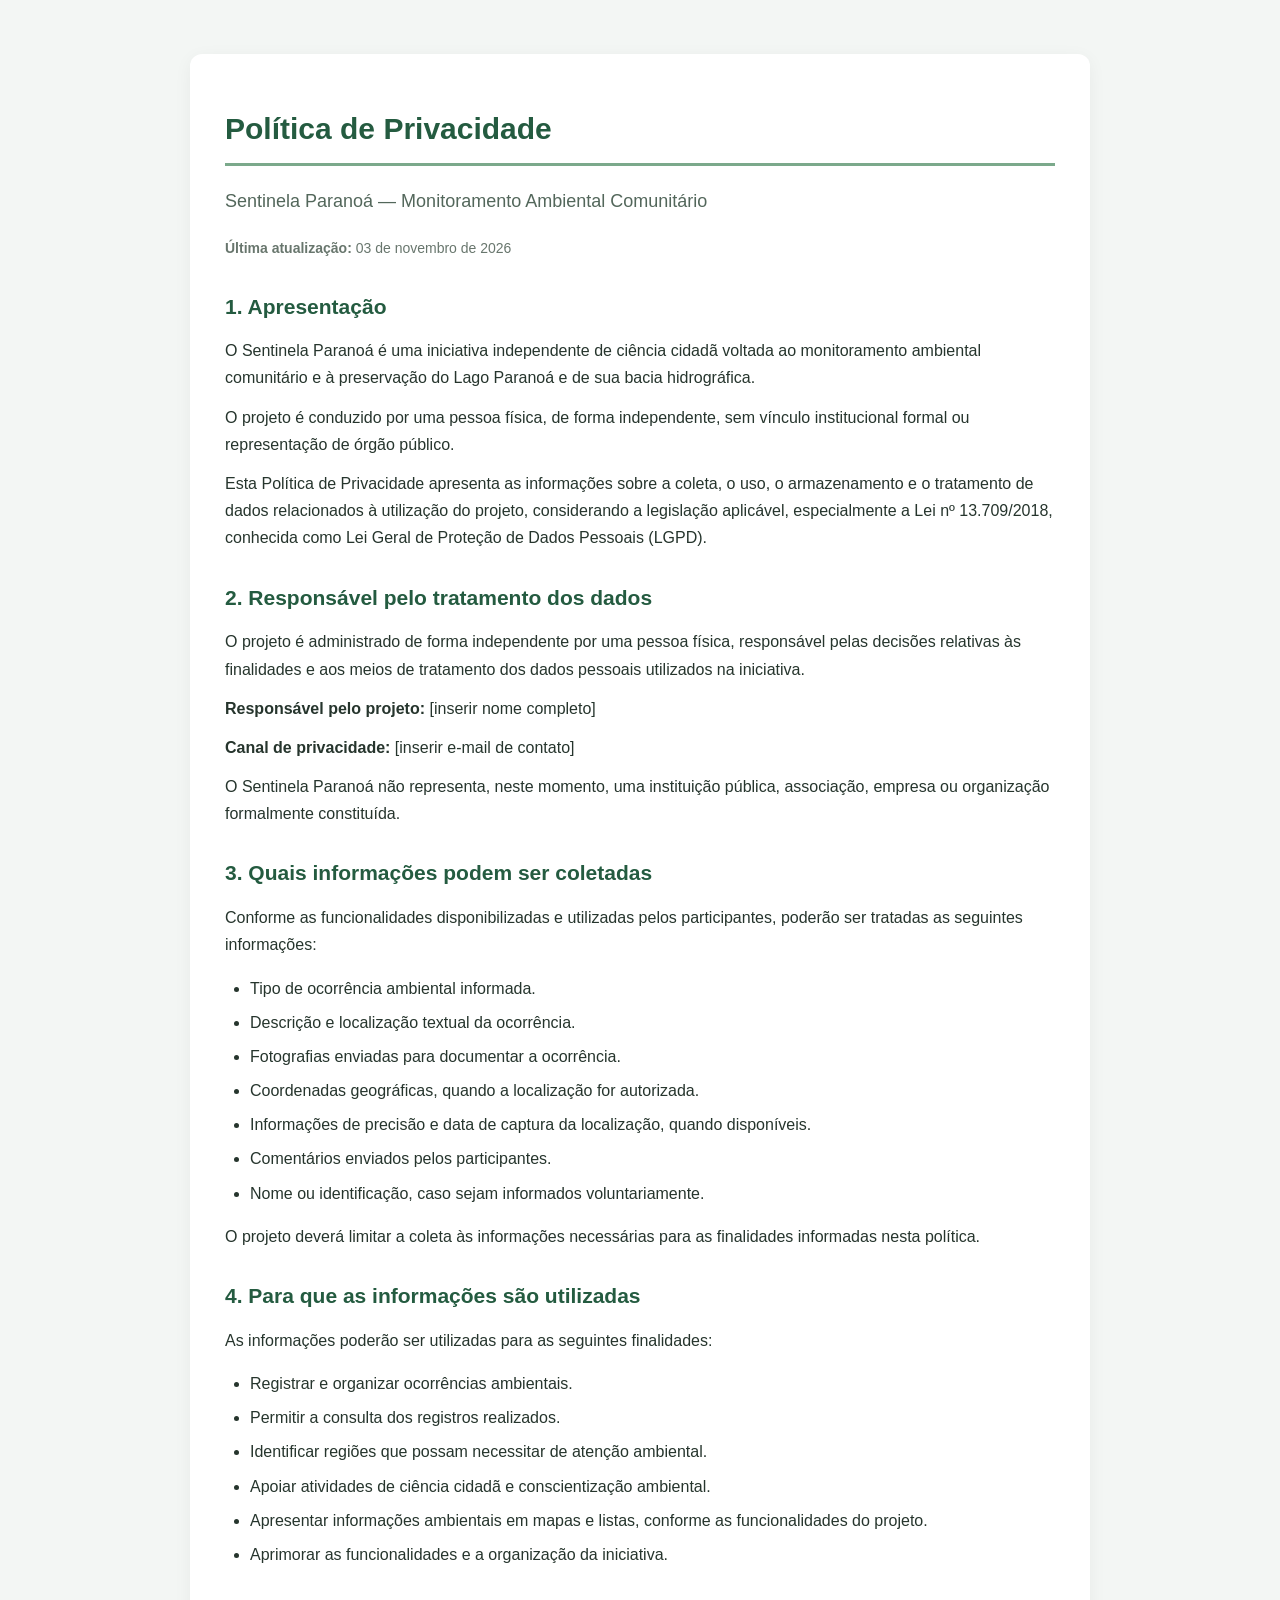
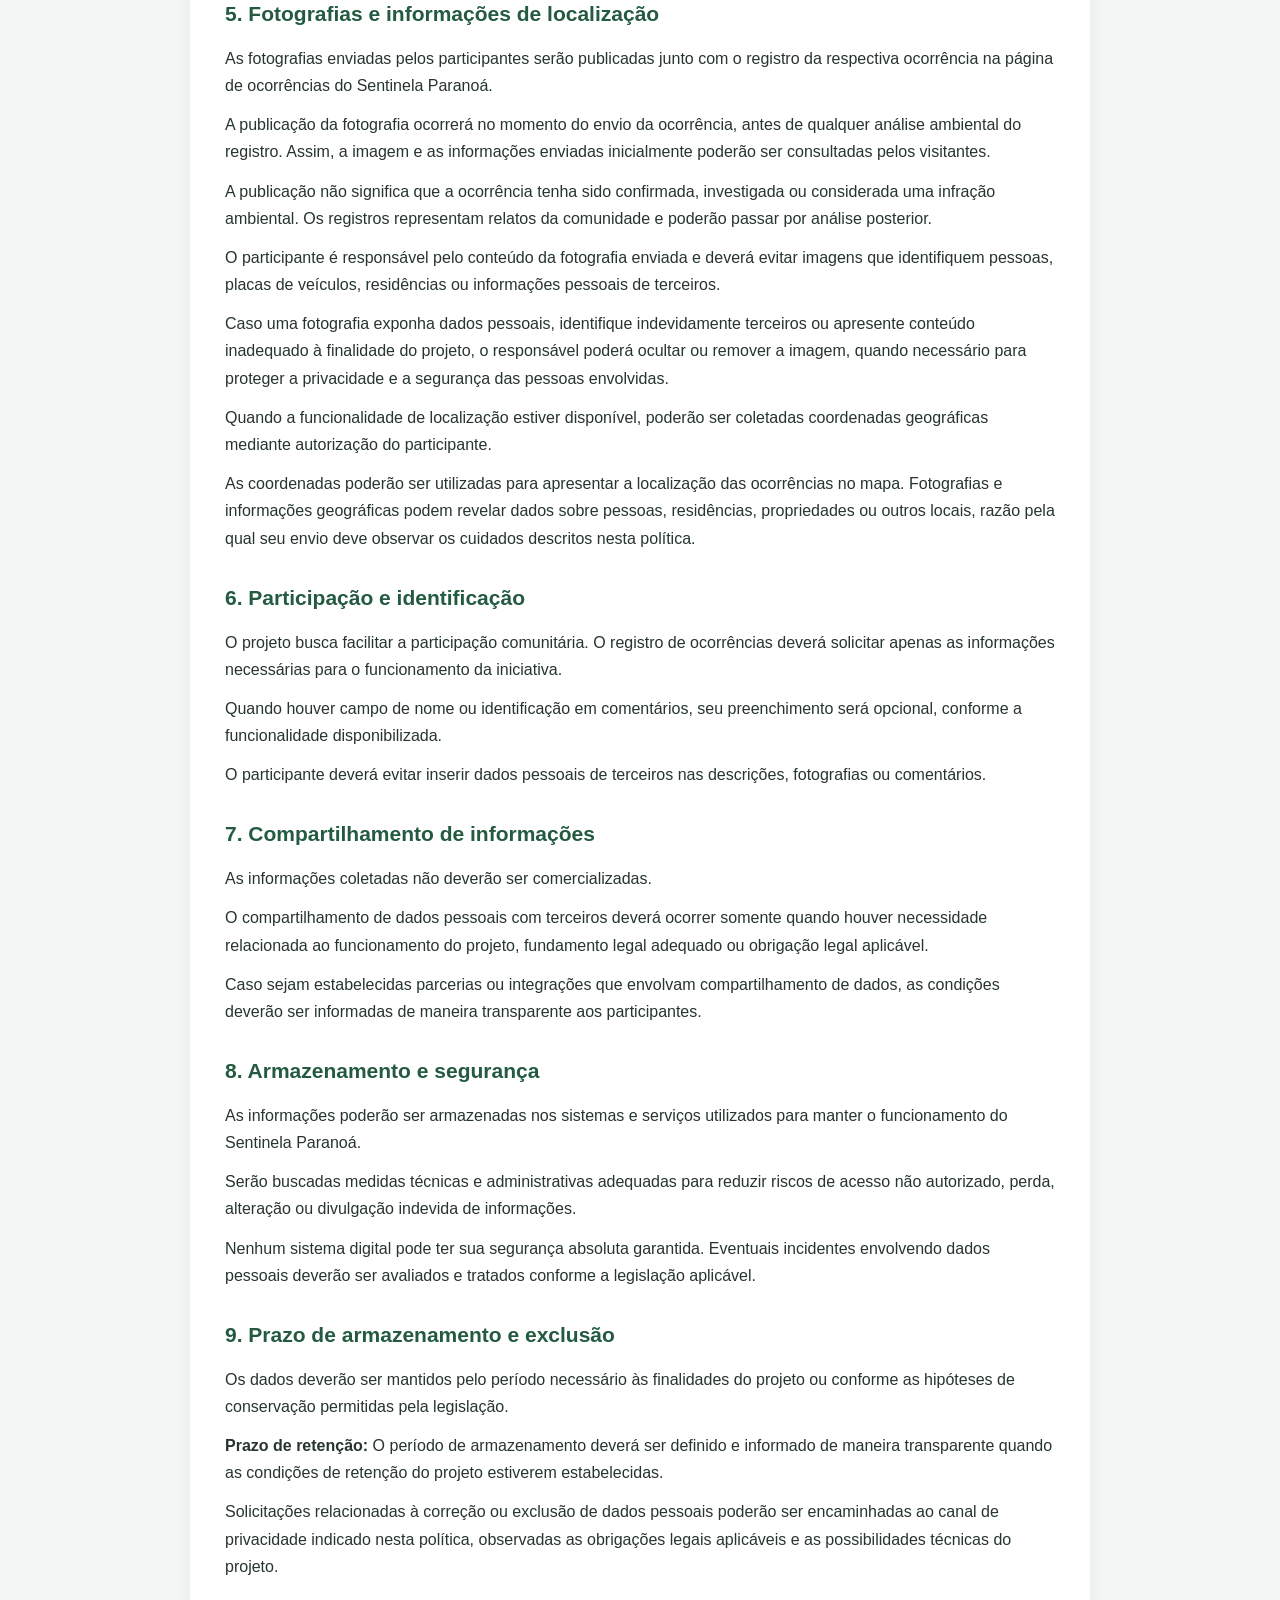
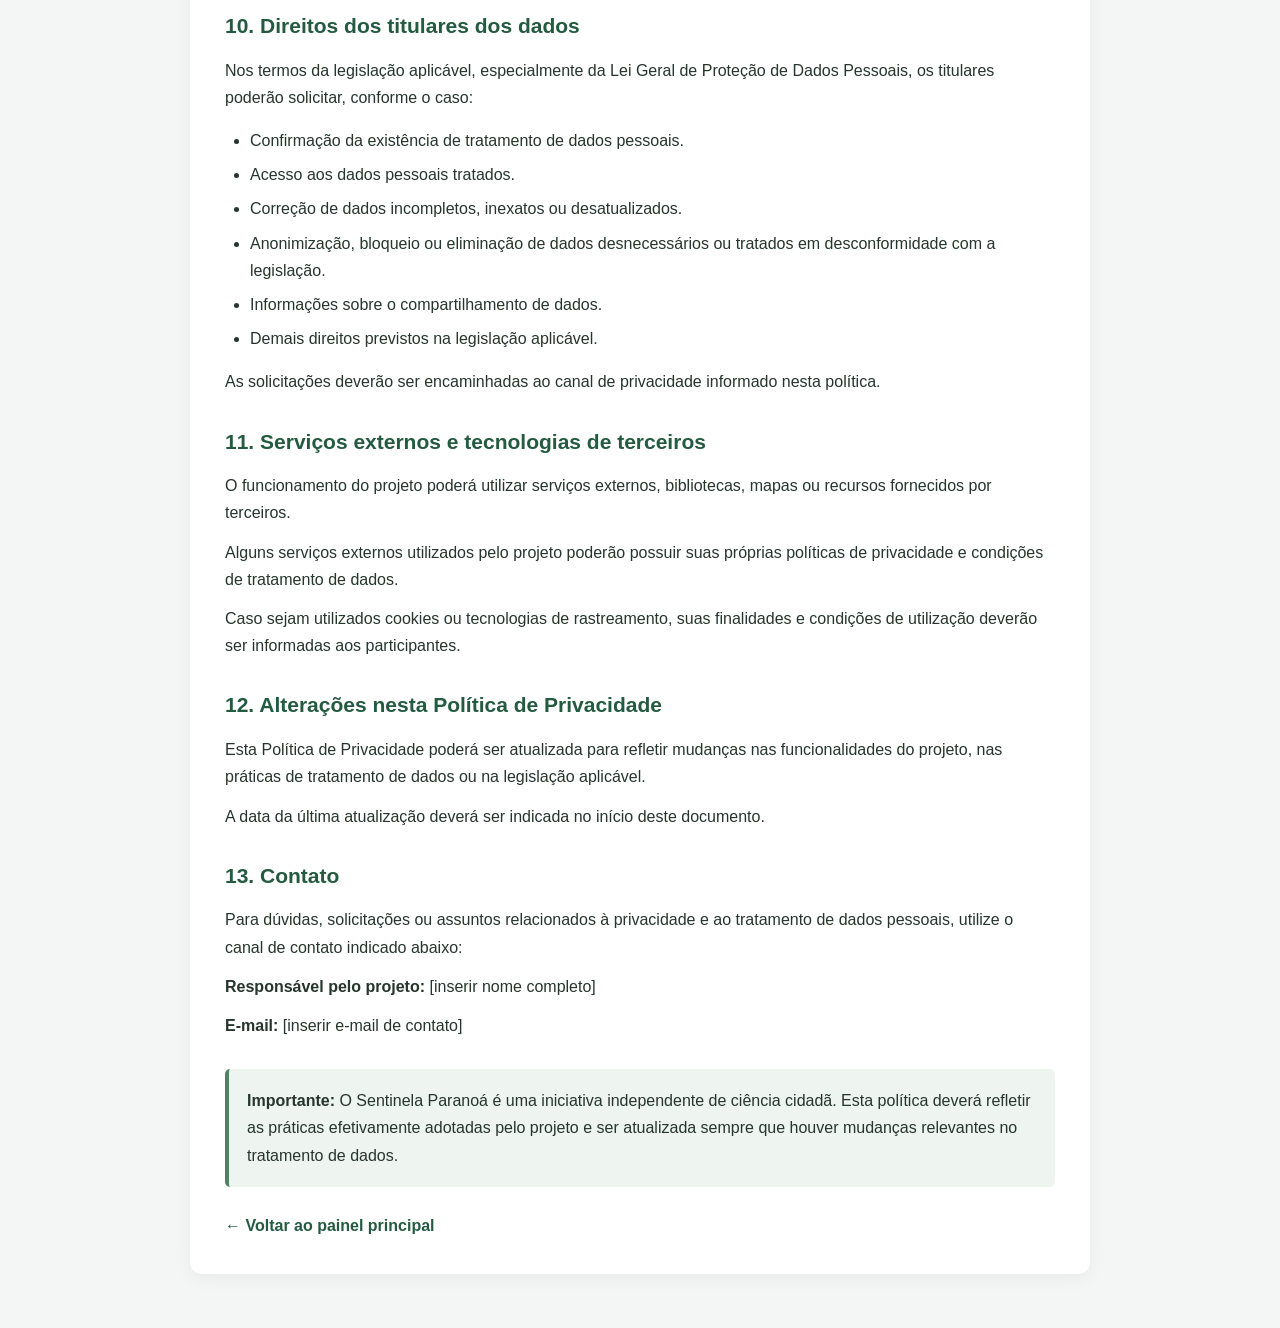
<file: app/templates/politica_privacidade.html>
<!DOCTYPE html>
<html lang="pt-BR">
<head>
    <meta charset="UTF-8">
    <meta name="viewport" content="width=device-width, initial-scale=1.0">

    <title>Política de Privacidade | Sentinela Paranoá</title>

    <style>
        * {
            box-sizing: border-box;
        }

        body {
            margin: 0;
            padding: 24px;
            background: #f3f6f4;
            color: #26352d;
            font-family: Arial, Helvetica, sans-serif;
            line-height: 1.7;
        }

        main {
            max-width: 900px;
            margin: 30px auto;
            padding: 35px;
            background: #ffffff;
            border-radius: 12px;
            box-shadow: 0 4px 18px rgba(0, 0, 0, 0.05);
        }

        h1,
        h2 {
            color: #245b40;
            line-height: 1.3;
        }

        h1 {
            font-size: 30px;
            border-bottom: 3px solid #7ba98b;
            padding-bottom: 15px;
        }

        h2 {
            margin-top: 32px;
            font-size: 21px;
        }

        p,
        li {
            font-size: 16px;
        }

        p {
            margin: 12px 0;
        }

        ul {
            padding-left: 25px;
        }

        li {
            margin-bottom: 7px;
        }

        a {
            color: #246b48;
        }

        .subtitulo {
            color: #53675b;
            font-size: 18px;
        }

        .atualizacao {
            color: #68766d;
            font-size: 14px;
            margin-top: 20px;
        }

        .aviso {
            margin-top: 30px;
            padding: 18px;
            background: #eef4ef;
            border-left: 4px solid #508365;
            border-radius: 5px;
        }

        .voltar {
            display: inline-block;
            margin-top: 25px;
            color: #245b40;
            font-weight: bold;
            text-decoration: none;
        }

        .voltar:hover {
            text-decoration: underline;
        }

        @media (max-width: 600px) {
            body {
                padding: 12px;
            }

            main {
                padding: 22px 18px;
            }

            h1 {
                font-size: 25px;
            }

            h2 {
                font-size: 19px;
            }
        }
    </style>
</head>

<body>

    <main>

        <h1>Política de Privacidade</h1>

        <p class="subtitulo">
            Sentinela Paranoá — Monitoramento Ambiental Comunitário
        </p>

        <p class="atualizacao">
            <strong>Última atualização:</strong>
            03 de novembro de 2026
        </p>

        <h2>1. Apresentação</h2>

        <p>
            O Sentinela Paranoá é uma iniciativa independente de ciência
            cidadã voltada ao monitoramento ambiental comunitário e à
            preservação do Lago Paranoá e de sua bacia hidrográfica.
        </p>

        <p>
            O projeto é conduzido por uma pessoa física, de forma
            independente, sem vínculo institucional formal ou
            representação de órgão público.
        </p>

        <p>
            Esta Política de Privacidade apresenta as informações sobre
            a coleta, o uso, o armazenamento e o tratamento de dados
            relacionados à utilização do projeto, considerando a
            legislação aplicável, especialmente a Lei nº 13.709/2018,
            conhecida como Lei Geral de Proteção de Dados Pessoais (LGPD).
        </p>

        <h2>2. Responsável pelo tratamento dos dados</h2>

        <p>
            O projeto é administrado de forma independente por uma
            pessoa física, responsável pelas decisões relativas às
            finalidades e aos meios de tratamento dos dados pessoais
            utilizados na iniciativa.
        </p>

        <p>
            <strong>Responsável pelo projeto:</strong>
            [inserir nome completo]
        </p>

        <p>
            <strong>Canal de privacidade:</strong>
            [inserir e-mail de contato]
        </p>

        <p>
            O Sentinela Paranoá não representa, neste momento, uma
            instituição pública, associação, empresa ou organização
            formalmente constituída.
        </p>

        <h2>3. Quais informações podem ser coletadas</h2>

        <p>
            Conforme as funcionalidades disponibilizadas e utilizadas
            pelos participantes, poderão ser tratadas as seguintes
            informações:
        </p>

        <ul>
            <li>Tipo de ocorrência ambiental informada.</li>
            <li>Descrição e localização textual da ocorrência.</li>
            <li>Fotografias enviadas para documentar a ocorrência.</li>
            <li>Coordenadas geográficas, quando a localização for autorizada.</li>
            <li>Informações de precisão e data de captura da localização, quando disponíveis.</li>
            <li>Comentários enviados pelos participantes.</li>
            <li>Nome ou identificação, caso sejam informados voluntariamente.</li>
        </ul>

        <p>
            O projeto deverá limitar a coleta às informações necessárias
            para as finalidades informadas nesta política.
        </p>

        <h2>4. Para que as informações são utilizadas</h2>

        <p>
            As informações poderão ser utilizadas para as seguintes
            finalidades:
        </p>

        <ul>
            <li>Registrar e organizar ocorrências ambientais.</li>
            <li>Permitir a consulta dos registros realizados.</li>
            <li>Identificar regiões que possam necessitar de atenção ambiental.</li>
            <li>Apoiar atividades de ciência cidadã e conscientização ambiental.</li>
            <li>Apresentar informações ambientais em mapas e listas, conforme as funcionalidades do projeto.</li>
            <li>Aprimorar as funcionalidades e a organização da iniciativa.</li>
        </ul>

        <h2>5. Fotografias e informações de localização</h2>

        <p>
            As fotografias enviadas pelos participantes serão publicadas
            junto com o registro da respectiva ocorrência na página de
            ocorrências do Sentinela Paranoá.
        </p>

        <p>
            A publicação da fotografia ocorrerá no momento do envio
            da ocorrência, antes de qualquer análise ambiental do registro.
            Assim, a imagem e as informações enviadas inicialmente
            poderão ser consultadas pelos visitantes.
        </p>

        <p>
            A publicação não significa que a ocorrência tenha sido
            confirmada, investigada ou considerada uma infração ambiental.
            Os registros representam relatos da comunidade e poderão
            passar por análise posterior.
        </p>

        <p>
            O participante é responsável pelo conteúdo da fotografia
            enviada e deverá evitar imagens que identifiquem pessoas,
            placas de veículos, residências ou informações pessoais
            de terceiros.
        </p>

        <p>
            Caso uma fotografia exponha dados pessoais, identifique
            indevidamente terceiros ou apresente conteúdo inadequado
            à finalidade do projeto, o responsável poderá ocultar
            ou remover a imagem, quando necessário para proteger
            a privacidade e a segurança das pessoas envolvidas.
        </p>

        <p>
            Quando a funcionalidade de localização estiver disponível,
            poderão ser coletadas coordenadas geográficas mediante
            autorização do participante.
        </p>

        <p>
            As coordenadas poderão ser utilizadas para apresentar
            a localização das ocorrências no mapa. Fotografias e
            informações geográficas podem revelar dados sobre pessoas,
            residências, propriedades ou outros locais, razão pela
            qual seu envio deve observar os cuidados descritos nesta política.
        </p>

        <h2>6. Participação e identificação</h2>

        <p>
            O projeto busca facilitar a participação comunitária.
            O registro de ocorrências deverá solicitar apenas as
            informações necessárias para o funcionamento da iniciativa.
        </p>

        <p>
            Quando houver campo de nome ou identificação em comentários,
            seu preenchimento será opcional, conforme a funcionalidade
            disponibilizada.
        </p>

        <p>
            O participante deverá evitar inserir dados pessoais de
            terceiros nas descrições, fotografias ou comentários.
        </p>

        <h2>7. Compartilhamento de informações</h2>

        <p>
            As informações coletadas não deverão ser comercializadas.
        </p>

        <p>
            O compartilhamento de dados pessoais com terceiros deverá
            ocorrer somente quando houver necessidade relacionada ao
            funcionamento do projeto, fundamento legal adequado ou
            obrigação legal aplicável.
        </p>

        <p>
            Caso sejam estabelecidas parcerias ou integrações que
            envolvam compartilhamento de dados, as condições deverão
            ser informadas de maneira transparente aos participantes.
        </p>

        <h2>8. Armazenamento e segurança</h2>

        <p>
            As informações poderão ser armazenadas nos sistemas e
            serviços utilizados para manter o funcionamento do
            Sentinela Paranoá.
        </p>

        <p>
            Serão buscadas medidas técnicas e administrativas adequadas
            para reduzir riscos de acesso não autorizado, perda,
            alteração ou divulgação indevida de informações.
        </p>

        <p>
            Nenhum sistema digital pode ter sua segurança absoluta
            garantida. Eventuais incidentes envolvendo dados pessoais
            deverão ser avaliados e tratados conforme a legislação
            aplicável.
        </p>

        <h2>9. Prazo de armazenamento e exclusão</h2>

        <p>
            Os dados deverão ser mantidos pelo período necessário
            às finalidades do projeto ou conforme as hipóteses de
            conservação permitidas pela legislação.
        </p>

        <p>
            <strong>Prazo de retenção:</strong>
            O período de armazenamento deverá ser definido e informado
            de maneira transparente quando as condições de retenção
            do projeto estiverem estabelecidas.
        </p>

        <p>
            Solicitações relacionadas à correção ou exclusão de dados
            pessoais poderão ser encaminhadas ao canal de privacidade
            indicado nesta política, observadas as obrigações legais
            aplicáveis e as possibilidades técnicas do projeto.
        </p>

        <h2>10. Direitos dos titulares dos dados</h2>

        <p>
            Nos termos da legislação aplicável, especialmente da Lei
            Geral de Proteção de Dados Pessoais, os titulares poderão
            solicitar, conforme o caso:
        </p>

        <ul>
            <li>Confirmação da existência de tratamento de dados pessoais.</li>
            <li>Acesso aos dados pessoais tratados.</li>
            <li>Correção de dados incompletos, inexatos ou desatualizados.</li>
            <li>Anonimização, bloqueio ou eliminação de dados desnecessários ou tratados em desconformidade com a legislação.</li>
            <li>Informações sobre o compartilhamento de dados.</li>
            <li>Demais direitos previstos na legislação aplicável.</li>
        </ul>

        <p>
            As solicitações deverão ser encaminhadas ao canal de
            privacidade informado nesta política.
        </p>

        <h2>11. Serviços externos e tecnologias de terceiros</h2>

        <p>
            O funcionamento do projeto poderá utilizar serviços externos,
            bibliotecas, mapas ou recursos fornecidos por terceiros.
        </p>

        <p>
            Alguns serviços externos utilizados pelo projeto poderão
            possuir suas próprias políticas de privacidade e condições
            de tratamento de dados.
        </p>

        <p>
            Caso sejam utilizados cookies ou tecnologias de rastreamento,
            suas finalidades e condições de utilização deverão ser
            informadas aos participantes.
        </p>

        <h2>12. Alterações nesta Política de Privacidade</h2>

        <p>
            Esta Política de Privacidade poderá ser atualizada para
            refletir mudanças nas funcionalidades do projeto, nas
            práticas de tratamento de dados ou na legislação aplicável.
        </p>

        <p>
            A data da última atualização deverá ser indicada no início
            deste documento.
        </p>

        <h2>13. Contato</h2>

        <p>
            Para dúvidas, solicitações ou assuntos relacionados à
            privacidade e ao tratamento de dados pessoais, utilize
            o canal de contato indicado abaixo:
        </p>

        <p>
            <strong>Responsável pelo projeto:</strong>
            [inserir nome completo]
        </p>

        <p>
            <strong>E-mail:</strong>
            [inserir e-mail de contato]
        </p>

        <div class="aviso">
            <strong>Importante:</strong>
            O Sentinela Paranoá é uma iniciativa independente de
            ciência cidadã. Esta política deverá refletir as práticas
            efetivamente adotadas pelo projeto e ser atualizada sempre
            que houver mudanças relevantes no tratamento de dados.
        </div>

        <a class="voltar" href="/">
            ← Voltar ao painel principal
        </a>

    </main>

</body>
</html>
</file>
